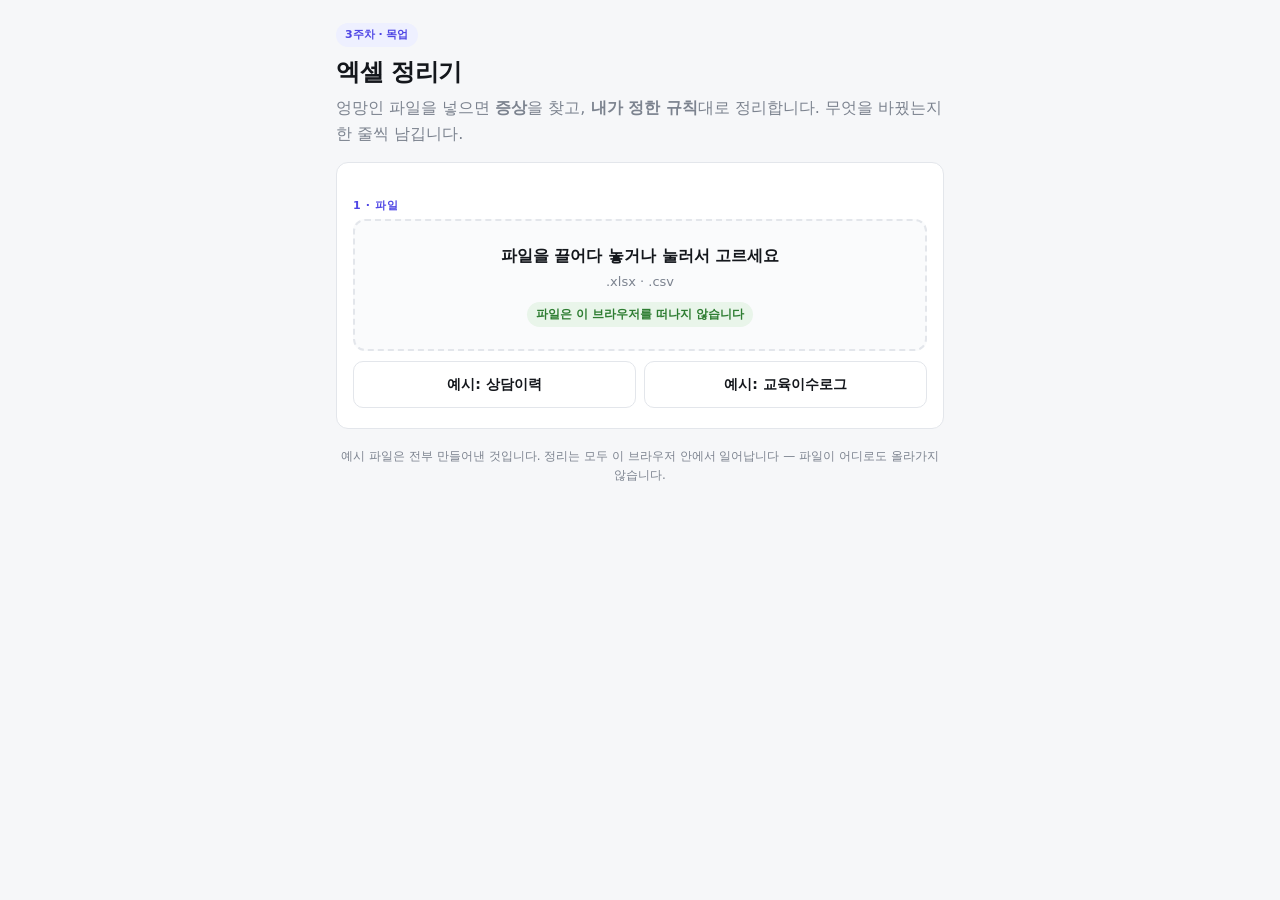
<file: index.html>
<!doctype html>
<html lang="ko">
<head>
<meta charset="utf-8">
<meta name="viewport" content="width=device-width, initial-scale=1, viewport-fit=cover">
<title>엑셀 정리기</title>
<meta name="description" content="엉망인 엑셀을 끌어다 놓으면 증상을 진단하고, 내가 정한 규칙대로 정리합니다. 파일은 이 브라우저를 떠나지 않습니다.">
<link rel="stylesheet" href="style.css">
</head>
<body>
<main id="app">

  <header class="top">
    <div class="badge">3주차 · 목업</div>
    <h1>엑셀 정리기</h1>
    <p class="muted">엉망인 파일을 넣으면 <b>증상</b>을 찾고, <b>내가 정한 규칙</b>대로 정리합니다.
      무엇을 바꿨는지 한 줄씩 남깁니다.</p>
  </header>

  <!-- 1 파일 ─────────────────────────────────── -->
  <section class="panel">
    <div class="step">1 · 파일</div>
    <label id="drop" class="drop">
      <input id="file" type="file" accept=".xlsx,.xls,.csv" hidden>
      <b>파일을 끌어다 놓거나 눌러서 고르세요</b><br>
      <span class="muted small">.xlsx · .csv</span><br>
      <span class="safe">파일은 이 브라우저를 떠나지 않습니다</span>
    </label>
    <div class="row">
      <button class="ghost" data-sample="상담이력.xlsx">예시: 상담이력</button>
      <button class="ghost" data-sample="교육이수로그.csv">예시: 교육이수로그</button>
    </div>
    <p id="file-info" class="small muted" hidden></p>
    <div id="preview" class="scroll" hidden></div>
  </section>

  <!-- 2 진단 ─────────────────────────────────── -->
  <section id="sec-diag" class="panel" hidden style="margin-top:12px">
    <div class="step">2 · 진단 — 규칙 없이 찾은 증상</div>
    <div id="symptoms"></div>
    <details id="values-box">
      <summary>값 목록 — 눈으로 확인할 것</summary>
      <p class="small muted">«완료»와 «수료»처럼 뜻이 같은 다른 말은 도구가 알아채지 못합니다. 사람이 봅니다.</p>
      <div id="values"></div>
    </details>
  </section>

  <!-- 3 규칙 ─────────────────────────────────── -->
  <section id="sec-rules" class="panel" hidden style="margin-top:12px">
    <div class="step">3 · 처리 규칙 — 사람이 정한 것</div>
    <p id="rules-owner" class="note" hidden></p>
    <div id="rules"></div>
    <p id="rules-order" class="small muted"></p>
    <div class="row">
      <label class="ghost" style="text-align:center;cursor:pointer;flex:1;padding:11px;border:1px solid var(--line);border-radius:10px;font-weight:700;font-size:14px">
        내 규칙 파일 불러오기<input id="rules-file" type="file" accept=".json" hidden></label>
      <button id="btn-apply" class="primary">규칙대로 정리</button>
    </div>
  </section>

  <!-- 4 결과 ─────────────────────────────────── -->
  <section id="sec-result" class="panel" hidden style="margin-top:12px">
    <div class="step">4 · 결과</div>
    <div class="stat" id="stats"></div>
    <p id="idem" class="small" style="margin-top:10px"></p>
    <details open>
      <summary>바꾼 것 — 한 줄씩</summary>
      <div id="log" class="scroll"></div>
    </details>
    <div class="row">
      <button id="dl-clean" class="primary">정리본 내려받기</button>
      <button id="dl-log" class="ghost">변경 기록 내려받기</button>
    </div>
    <details>
      <summary>정답과 대조 (정답 파일이 있을 때)</summary>
      <p class="small muted">정답은 완성 기준이 아닙니다. <b>내 규칙이 무엇을 놓쳤는지</b> 보는 거울입니다.</p>
      <label class="ghost" style="display:block;text-align:center;cursor:pointer;padding:10px;border:1px solid var(--line);border-radius:10px;font-weight:700">
        정답 파일 고르기<input id="answer-file" type="file" accept=".csv,.xlsx" hidden></label>
      <div id="compare"></div>
    </details>
  </section>

  <footer class="fineprint">
    예시 파일은 전부 만들어낸 것입니다. 정리는 모두 이 브라우저 안에서 일어납니다 — 파일이 어디로도 올라가지 않습니다.
  </footer>
</main>

<script src="lib/xlsx.full.min.js"></script>
<script src="clean.js"></script>
<script src="app.js"></script>
</body>
</html>
</file>
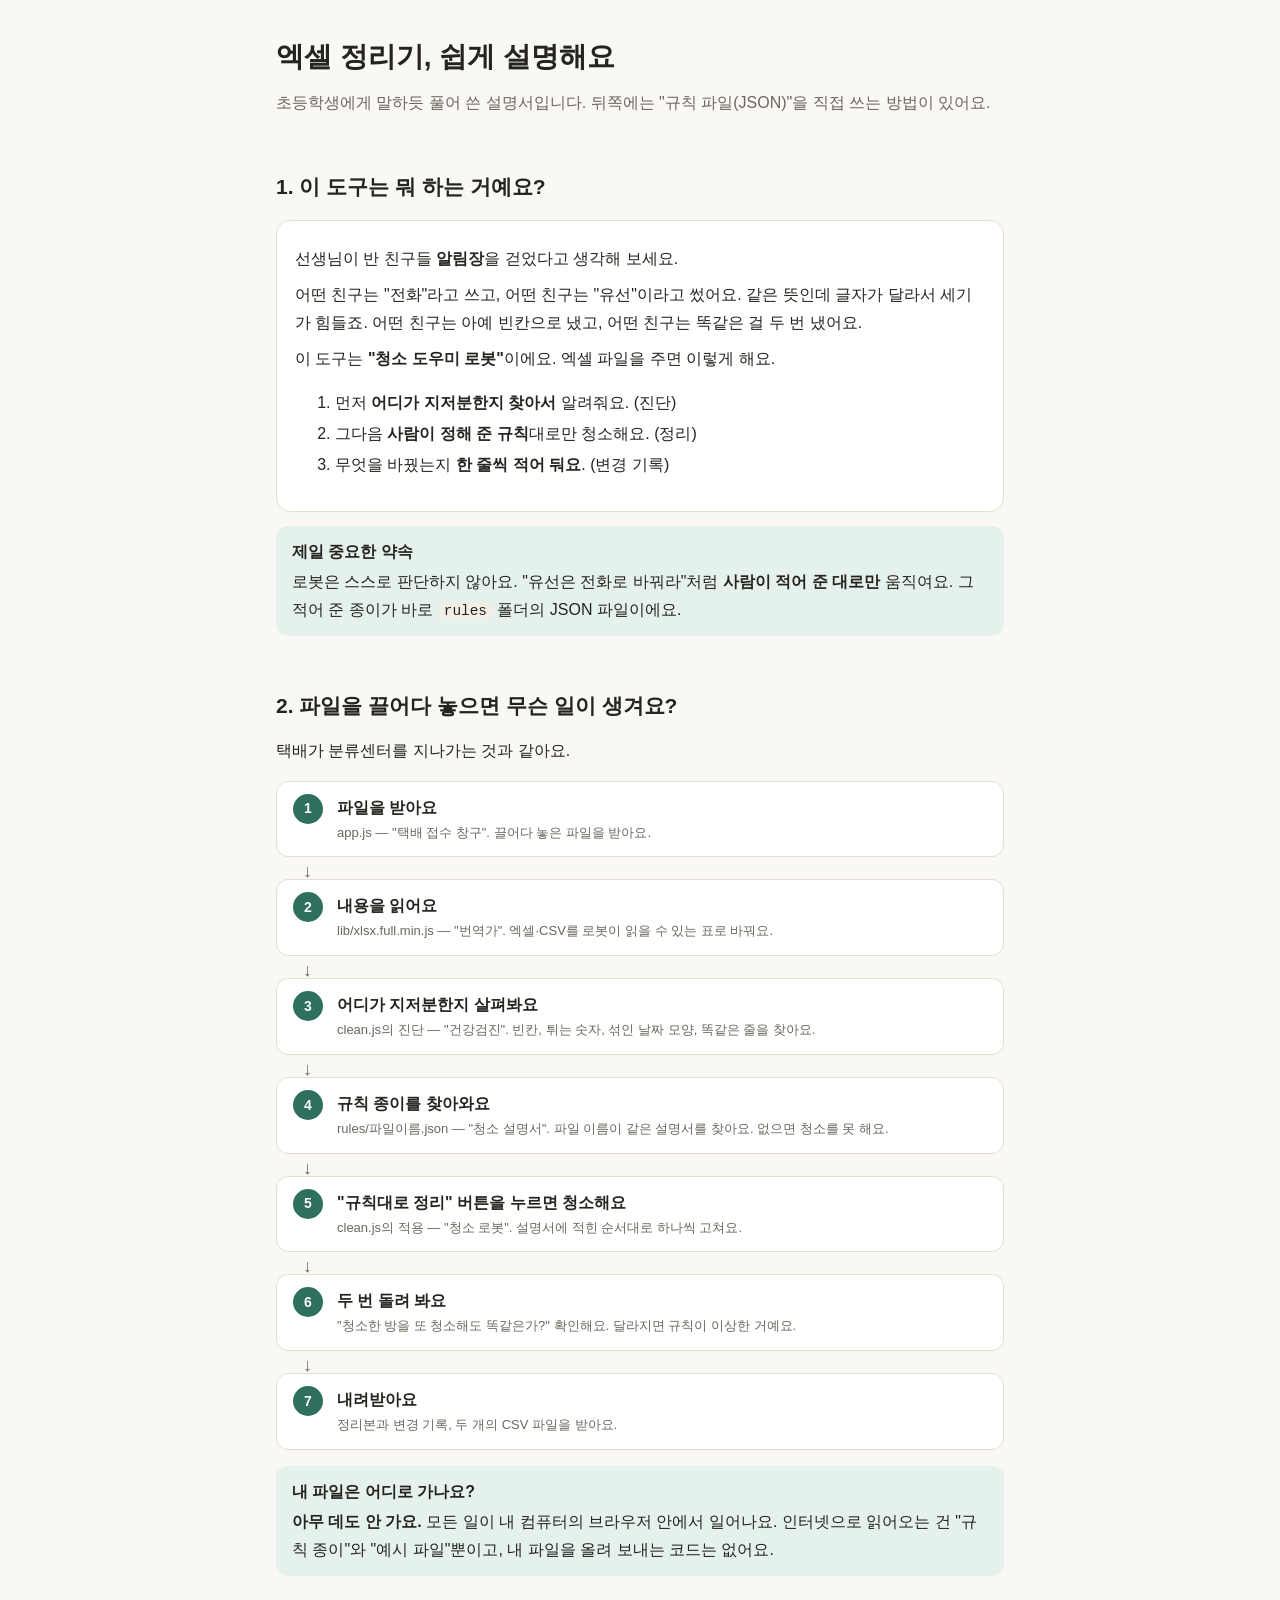
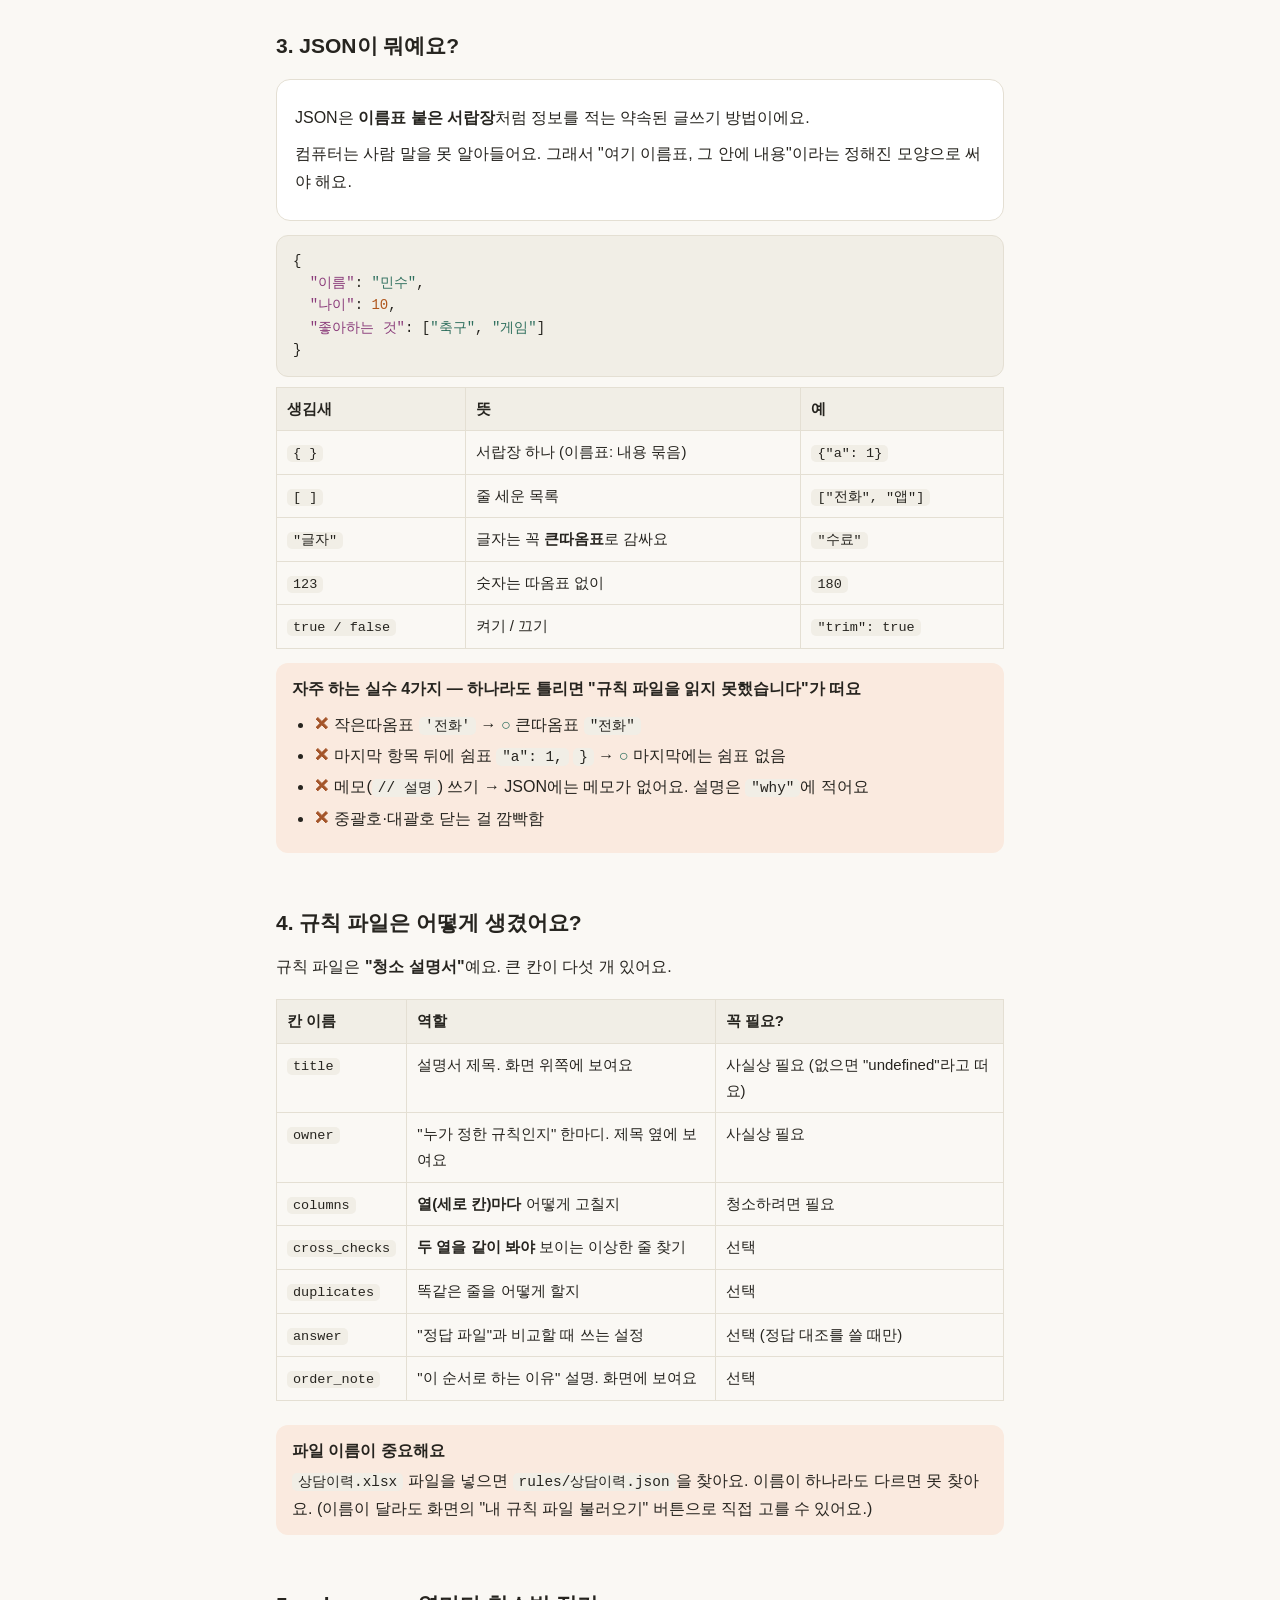
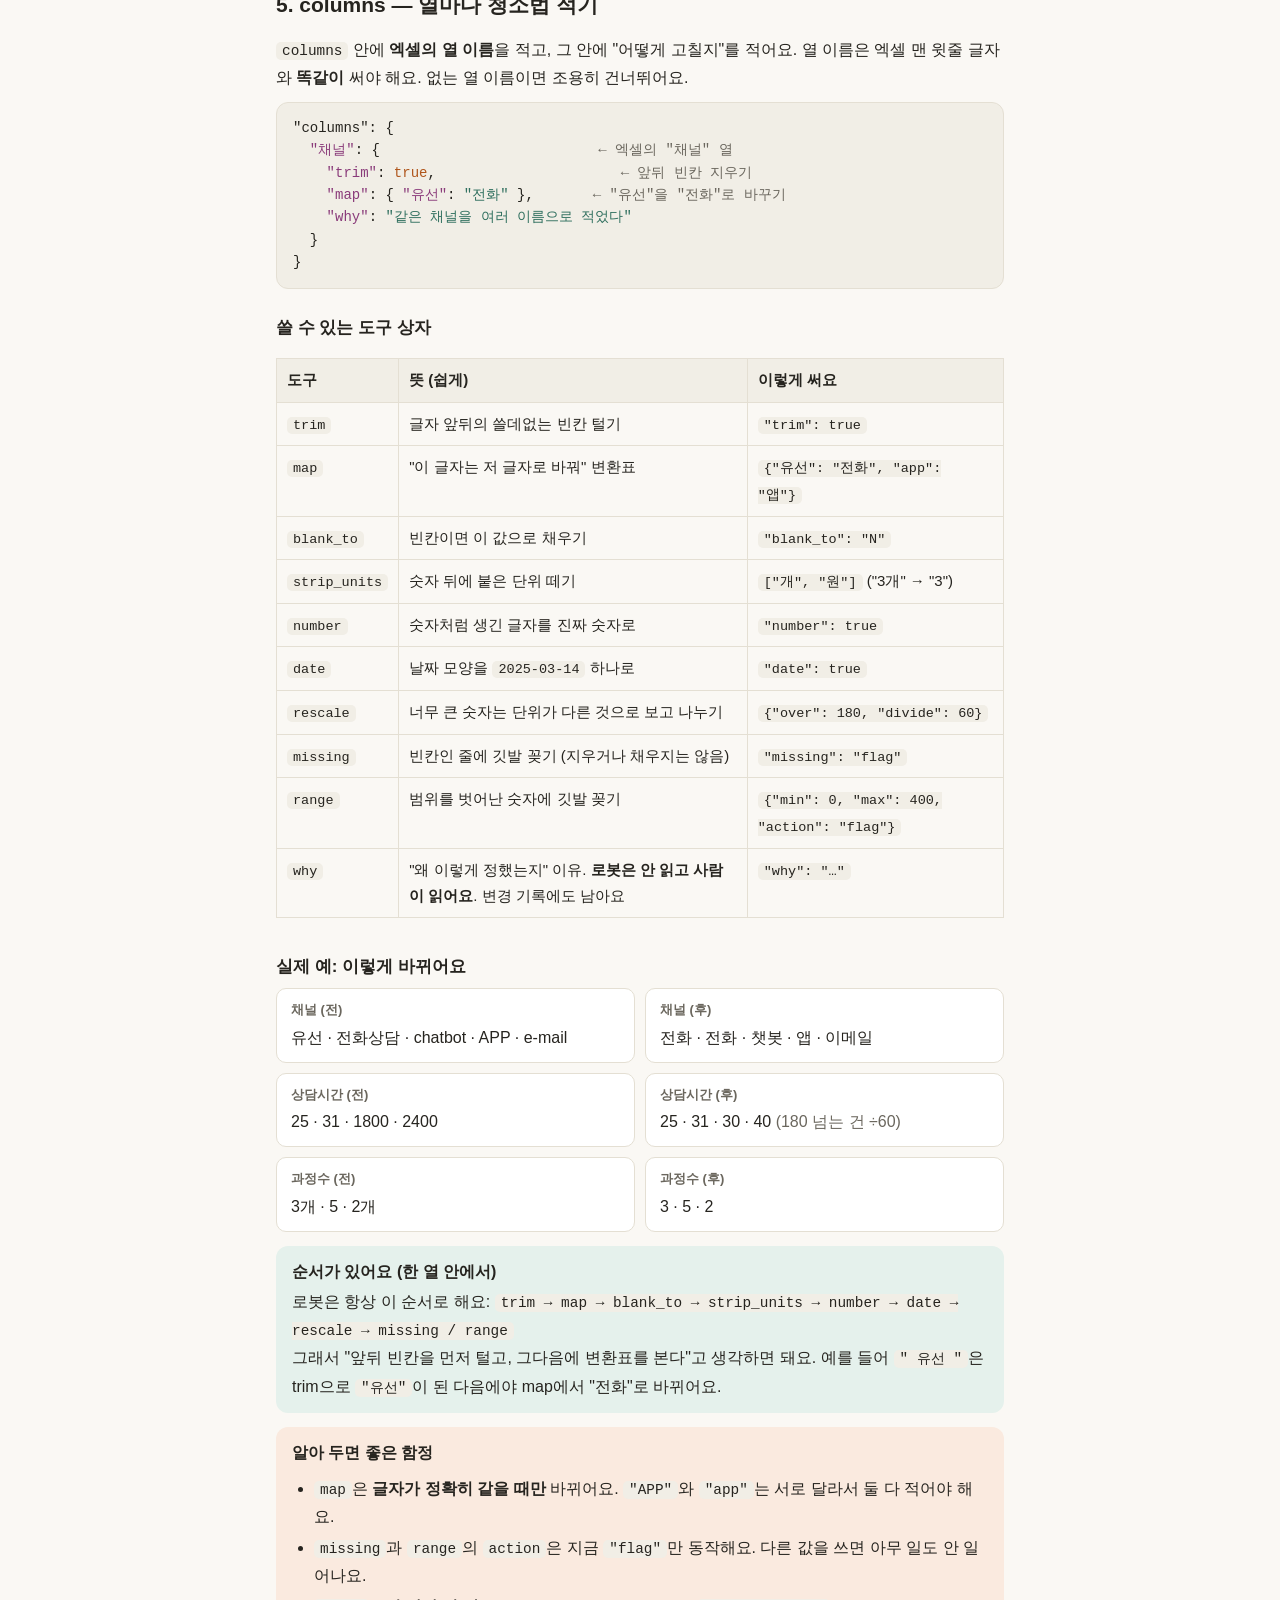
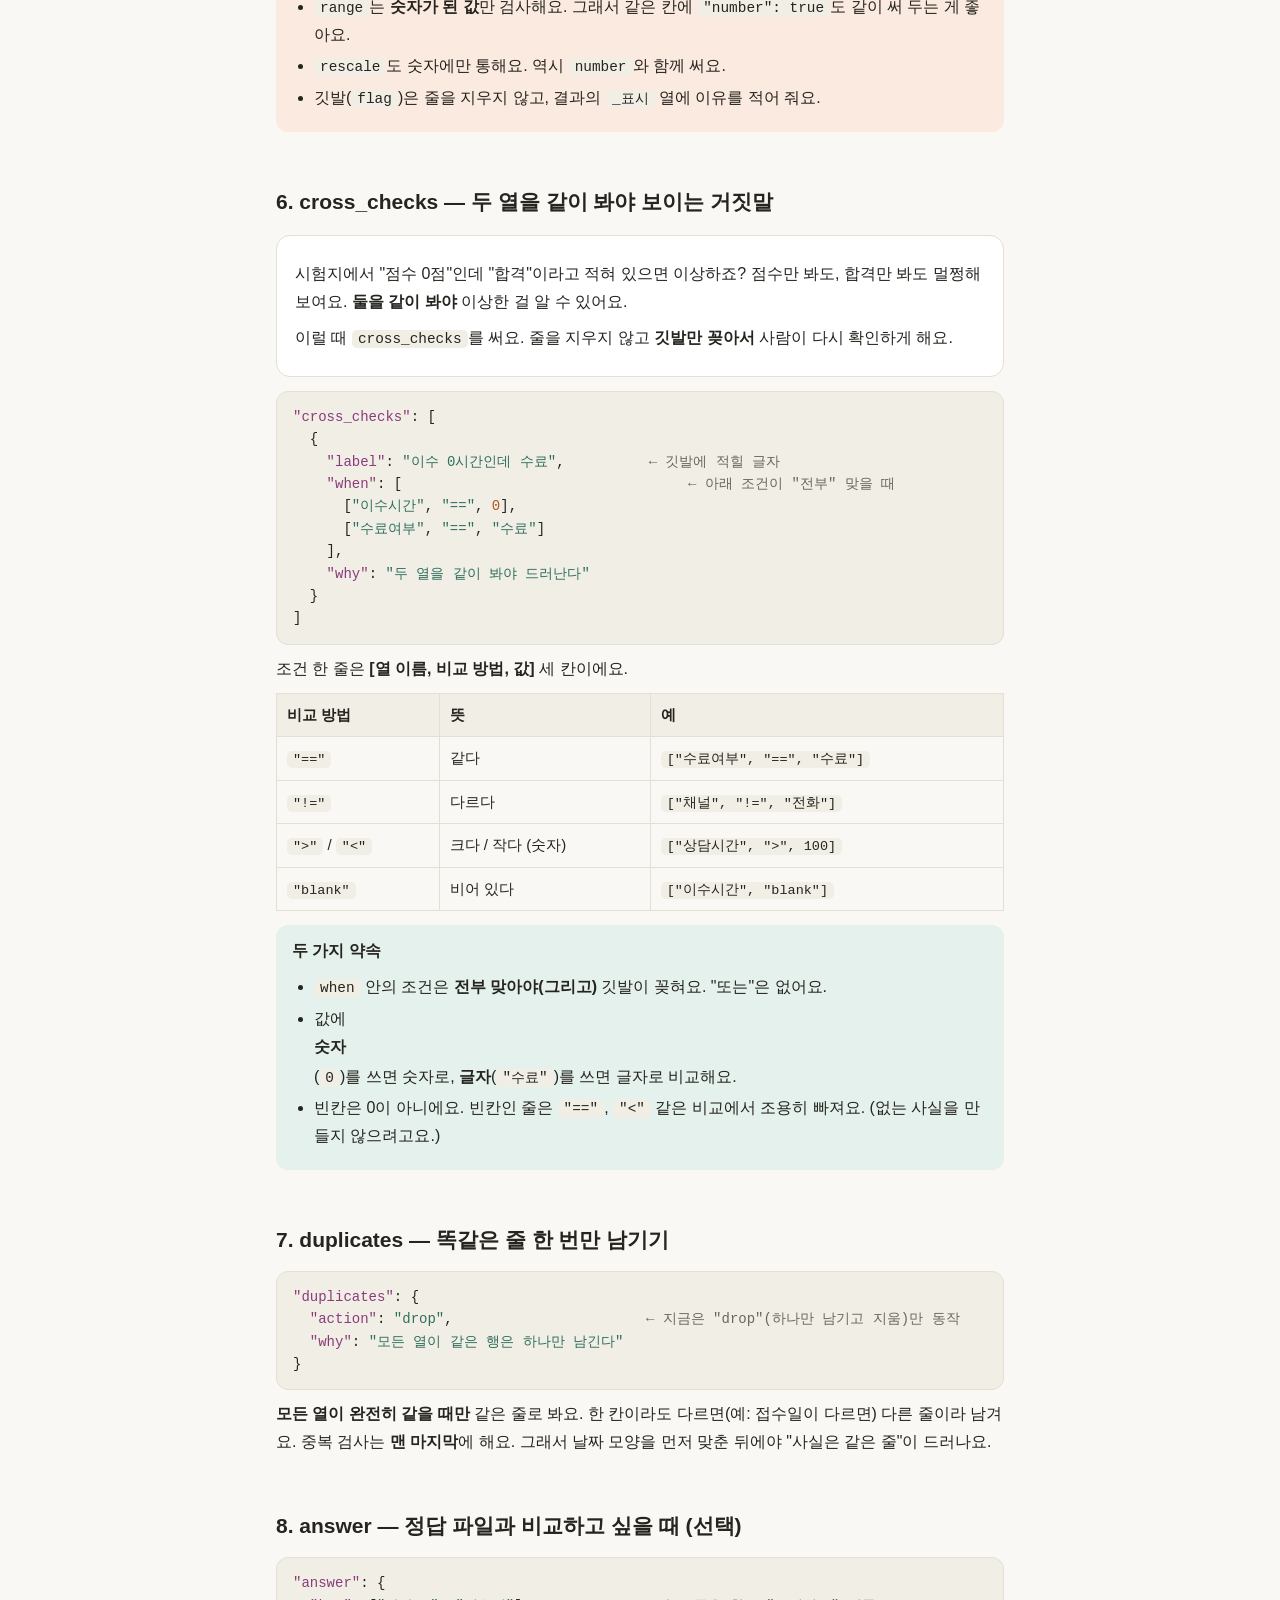
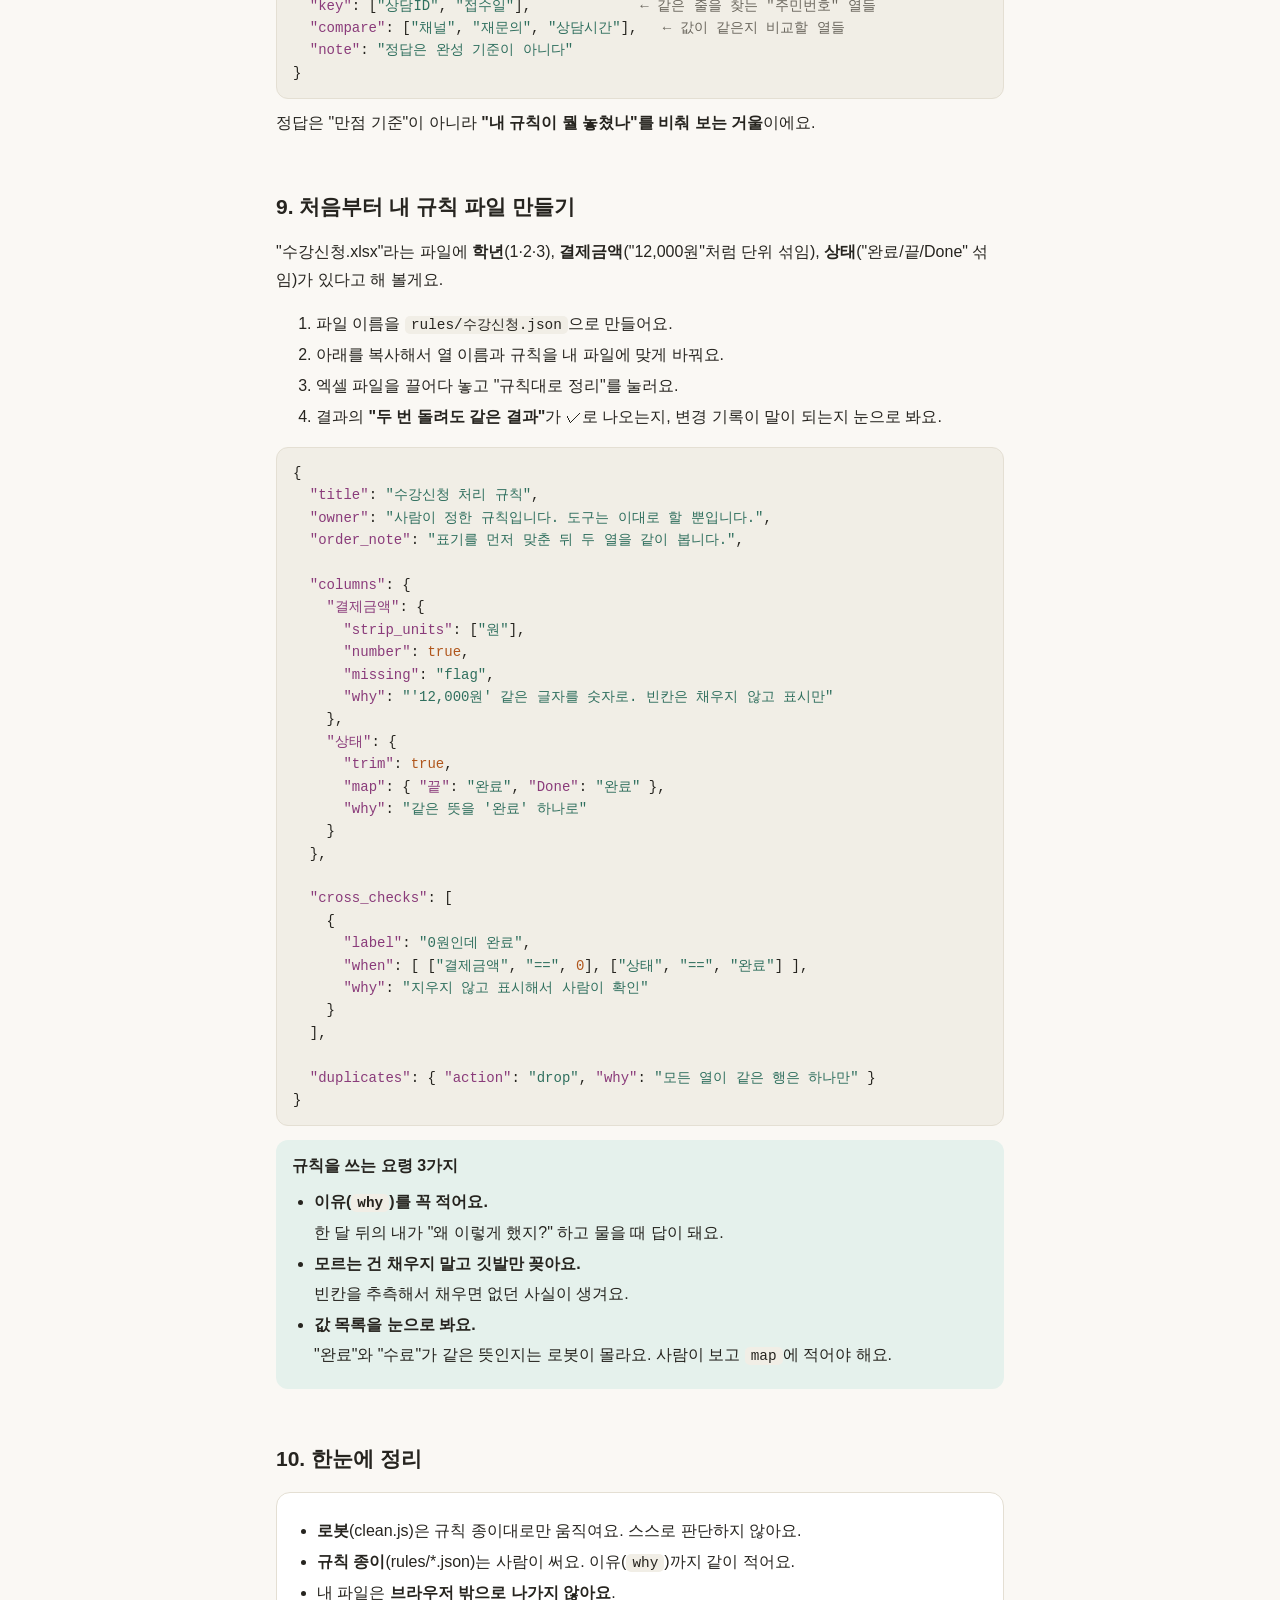
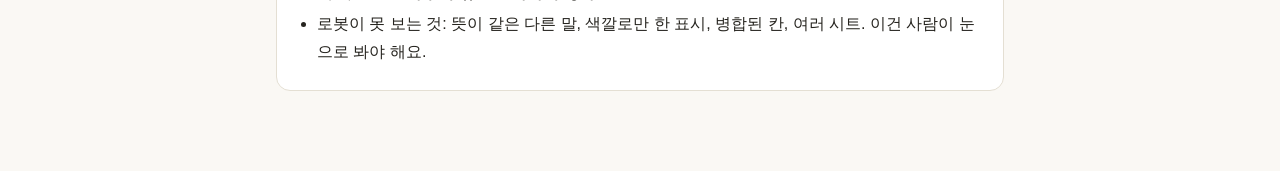
<file: explain.html>
<!doctype html>
<html lang="ko">
<head>
<meta charset="utf-8">
<meta name="viewport" content="width=device-width, initial-scale=1">
<title>엑셀 정리기 쉬운 설명</title>
<style>
  :root{
    --bg:#faf8f4; --card:#fff; --ink:#26241f; --muted:#6b675e; --line:#e4dfd3;
    --accent:#2f6f5e; --accent-bg:#e5f1ec; --warn:#a4552a; --warn-bg:#faeadf;
    --code-bg:#f1eee6; --key:#8a3b7a; --str:#2f6f5e; --num:#b0561c;
  }
  @media (prefers-color-scheme: dark){
    :root{
      --bg:#17171a; --card:#212126; --ink:#ecebe6; --muted:#9d9a90; --line:#35353c;
      --accent:#7fcfb5; --accent-bg:#1f3530; --warn:#f0a77a; --warn-bg:#3a2a20;
      --code-bg:#2a2a30; --key:#d79ac9; --str:#8fd6bd; --num:#f0b27a;
    }
  }
  *{box-sizing:border-box}
  body{margin:0;background:var(--bg);color:var(--ink);
    font:16px/1.75 -apple-system,"Segoe UI","Malgun Gothic","Apple SD Gothic Neo",sans-serif}
  main{max-width:760px;margin:0 auto;padding:32px 16px 80px}
  h1{font-size:28px;margin:0 0 6px}
  h2{font-size:21px;margin:44px 0 12px;padding-top:8px}
  h3{font-size:17px;margin:24px 0 6px}
  p{margin:8px 0}
  .muted{color:var(--muted)}
  .card{background:var(--card);border:1px solid var(--line);border-radius:14px;padding:16px 18px;margin:14px 0}
  .tip{background:var(--accent-bg);border-radius:12px;padding:12px 16px;margin:14px 0}
  .warn{background:var(--warn-bg);border-radius:12px;padding:12px 16px;margin:14px 0}
  .tip b:first-child,.warn b:first-child{display:block;margin-bottom:2px}
  .flow{display:flex;flex-direction:column;gap:0;margin:16px 0}
  .step{display:flex;gap:14px;align-items:flex-start;background:var(--card);
    border:1px solid var(--line);border-radius:12px;padding:12px 16px}
  .step+.step{margin-top:22px;position:relative}
  .step+.step::before{content:"↓";position:absolute;top:-24px;left:26px;color:var(--muted);font-size:18px}
  .num{flex:none;width:30px;height:30px;border-radius:50%;background:var(--accent);color:var(--bg);
    display:grid;place-items:center;font-weight:700;font-size:14px}
  .step small{display:block;color:var(--muted);font-size:13px}
  code{font-family:Consolas,"SF Mono",monospace;font-size:.9em;background:var(--code-bg);
    padding:1px 6px;border-radius:5px}
  pre{background:var(--code-bg);border-radius:12px;padding:14px 16px;overflow-x:auto;
    font:14px/1.6 Consolas,"SF Mono",monospace;margin:10px 0;border:1px solid var(--line)}
  pre code{background:none;padding:0;font-size:inherit}
  .k{color:var(--key)} .s{color:var(--str)} .n{color:var(--num)} .c{color:var(--muted)}
  table{border-collapse:collapse;width:100%;font-size:15px;margin:10px 0}
  th,td{border:1px solid var(--line);padding:8px 10px;text-align:left;vertical-align:top}
  th{background:var(--code-bg)}
  .table-wrap{overflow-x:auto}
  .ba{display:grid;grid-template-columns:1fr 1fr;gap:10px}
  @media (max-width:560px){.ba{grid-template-columns:1fr}}
  .ba div{background:var(--card);border:1px solid var(--line);border-radius:10px;padding:10px 14px}
  .ba b{display:block;font-size:13px;color:var(--muted);margin-bottom:2px}
  ul{padding-left:22px;margin:8px 0} li{margin:3px 0}
  .ok{color:var(--accent);font-weight:700} .no{color:var(--warn);font-weight:700}
</style>
</head>
<body>
<main>

<h1>엑셀 정리기, 쉽게 설명해요</h1>
<p class="muted">초등학생에게 말하듯 풀어 쓴 설명서입니다. 뒤쪽에는 "규칙 파일(JSON)"을 직접 쓰는 방법이 있어요.</p>

<!-- ───────── 1 ───────── -->
<h2>1. 이 도구는 뭐 하는 거예요?</h2>
<div class="card">
  <p>선생님이 반 친구들 <b>알림장</b>을 걷었다고 생각해 보세요.</p>
  <p>어떤 친구는 "전화"라고 쓰고, 어떤 친구는 "유선"이라고 썼어요. 같은 뜻인데 글자가 달라서 세기가 힘들죠.
     어떤 친구는 아예 빈칸으로 냈고, 어떤 친구는 똑같은 걸 두 번 냈어요.</p>
  <p>이 도구는 <b>"청소 도우미 로봇"</b>이에요. 엑셀 파일을 주면 이렇게 해요.</p>
  <ol>
    <li>먼저 <b>어디가 지저분한지 찾아서</b> 알려줘요. (진단)</li>
    <li>그다음 <b>사람이 정해 준 규칙</b>대로만 청소해요. (정리)</li>
    <li>무엇을 바꿨는지 <b>한 줄씩 적어 둬요</b>. (변경 기록)</li>
  </ol>
</div>

<div class="tip">
  <b>제일 중요한 약속</b>
  로봇은 스스로 판단하지 않아요. "유선은 전화로 바꿔라"처럼 <b>사람이 적어 준 대로만</b> 움직여요.
  그 적어 준 종이가 바로 <code>rules</code> 폴더의 JSON 파일이에요.
</div>

<!-- ───────── 2 ───────── -->
<h2>2. 파일을 끌어다 놓으면 무슨 일이 생겨요?</h2>
<p>택배가 분류센터를 지나가는 것과 같아요.</p>

<div class="flow">
  <div class="step"><span class="num">1</span><div><b>파일을 받아요</b>
    <small>app.js — "택배 접수 창구". 끌어다 놓은 파일을 받아요.</small></div></div>
  <div class="step"><span class="num">2</span><div><b>내용을 읽어요</b>
    <small>lib/xlsx.full.min.js — "번역가". 엑셀·CSV를 로봇이 읽을 수 있는 표로 바꿔요.</small></div></div>
  <div class="step"><span class="num">3</span><div><b>어디가 지저분한지 살펴봐요</b>
    <small>clean.js의 진단 — "건강검진". 빈칸, 튀는 숫자, 섞인 날짜 모양, 똑같은 줄을 찾아요.</small></div></div>
  <div class="step"><span class="num">4</span><div><b>규칙 종이를 찾아와요</b>
    <small>rules/파일이름.json — "청소 설명서". 파일 이름이 같은 설명서를 찾아요. 없으면 청소를 못 해요.</small></div></div>
  <div class="step"><span class="num">5</span><div><b>"규칙대로 정리" 버튼을 누르면 청소해요</b>
    <small>clean.js의 적용 — "청소 로봇". 설명서에 적힌 순서대로 하나씩 고쳐요.</small></div></div>
  <div class="step"><span class="num">6</span><div><b>두 번 돌려 봐요</b>
    <small>"청소한 방을 또 청소해도 똑같은가?" 확인해요. 달라지면 규칙이 이상한 거예요.</small></div></div>
  <div class="step"><span class="num">7</span><div><b>내려받아요</b>
    <small>정리본과 변경 기록, 두 개의 CSV 파일을 받아요.</small></div></div>
</div>

<div class="tip">
  <b>내 파일은 어디로 가나요?</b>
  <b>아무 데도 안 가요.</b> 모든 일이 내 컴퓨터의 브라우저 안에서 일어나요.
  인터넷으로 읽어오는 건 "규칙 종이"와 "예시 파일"뿐이고, 내 파일을 올려 보내는 코드는 없어요.
</div>

<!-- ───────── 3 ───────── -->
<h2>3. JSON이 뭐예요?</h2>
<div class="card">
  <p>JSON은 <b>이름표 붙은 서랍장</b>처럼 정보를 적는 약속된 글쓰기 방법이에요.</p>
  <p>컴퓨터는 사람 말을 못 알아들어요. 그래서 "여기 이름표, 그 안에 내용"이라는 정해진 모양으로 써야 해요.</p>
</div>

<pre><code>{
  <span class="k">"이름"</span>: <span class="s">"민수"</span>,
  <span class="k">"나이"</span>: <span class="n">10</span>,
  <span class="k">"좋아하는 것"</span>: [<span class="s">"축구"</span>, <span class="s">"게임"</span>]
}</code></pre>

<table>
  <tr><th>생김새</th><th>뜻</th><th>예</th></tr>
  <tr><td><code>{ }</code></td><td>서랍장 하나 (이름표: 내용 묶음)</td><td><code>{"a": 1}</code></td></tr>
  <tr><td><code>[ ]</code></td><td>줄 세운 목록</td><td><code>["전화", "앱"]</code></td></tr>
  <tr><td><code>"글자"</code></td><td>글자는 꼭 <b>큰따옴표</b>로 감싸요</td><td><code>"수료"</code></td></tr>
  <tr><td><code>123</code></td><td>숫자는 따옴표 없이</td><td><code>180</code></td></tr>
  <tr><td><code>true / false</code></td><td>켜기 / 끄기</td><td><code>"trim": true</code></td></tr>
</table>

<div class="warn">
  <b>자주 하는 실수 4가지 — 하나라도 틀리면 "규칙 파일을 읽지 못했습니다"가 떠요</b>
  <ul>
    <li><span class="no">✕</span> 작은따옴표 <code>'전화'</code> → <span class="ok">○</span> 큰따옴표 <code>"전화"</code></li>
    <li><span class="no">✕</span> 마지막 항목 뒤에 쉼표 <code>"a": 1,</code> <code>}</code> → <span class="ok">○</span> 마지막에는 쉼표 없음</li>
    <li><span class="no">✕</span> 메모(<code>// 설명</code>) 쓰기 → JSON에는 메모가 없어요. 설명은 <code>"why"</code>에 적어요</li>
    <li><span class="no">✕</span> 중괄호·대괄호 닫는 걸 깜빡함</li>
  </ul>
</div>

<!-- ───────── 4 ───────── -->
<h2>4. 규칙 파일은 어떻게 생겼어요?</h2>
<p>규칙 파일은 <b>"청소 설명서"</b>예요. 큰 칸이 다섯 개 있어요.</p>

<div class="table-wrap">
<table>
  <tr><th>칸 이름</th><th>역할</th><th>꼭 필요?</th></tr>
  <tr><td><code>title</code></td><td>설명서 제목. 화면 위쪽에 보여요</td><td>사실상 필요 (없으면 "undefined"라고 떠요)</td></tr>
  <tr><td><code>owner</code></td><td>"누가 정한 규칙인지" 한마디. 제목 옆에 보여요</td><td>사실상 필요</td></tr>
  <tr><td><code>columns</code></td><td><b>열(세로 칸)마다</b> 어떻게 고칠지</td><td>청소하려면 필요</td></tr>
  <tr><td><code>cross_checks</code></td><td><b>두 열을 같이 봐야</b> 보이는 이상한 줄 찾기</td><td>선택</td></tr>
  <tr><td><code>duplicates</code></td><td>똑같은 줄을 어떻게 할지</td><td>선택</td></tr>
  <tr><td><code>answer</code></td><td>"정답 파일"과 비교할 때 쓰는 설정</td><td>선택 (정답 대조를 쓸 때만)</td></tr>
  <tr><td><code>order_note</code></td><td>"이 순서로 하는 이유" 설명. 화면에 보여요</td><td>선택</td></tr>
</table>
</div>

<div class="warn">
  <b>파일 이름이 중요해요</b>
  <code>상담이력.xlsx</code> 파일을 넣으면 <code>rules/상담이력.json</code>을 찾아요.
  이름이 하나라도 다르면 못 찾아요. (이름이 달라도 화면의 "내 규칙 파일 불러오기" 버튼으로 직접 고를 수 있어요.)
</div>

<!-- ───────── 5 ───────── -->
<h2>5. columns — 열마다 청소법 적기</h2>
<p><code>columns</code> 안에 <b>엑셀의 열 이름</b>을 적고, 그 안에 "어떻게 고칠지"를 적어요.
  열 이름은 엑셀 맨 윗줄 글자와 <b>똑같이</b> 써야 해요. 없는 열 이름이면 조용히 건너뛰어요.</p>

<pre><code>"columns": {
  <span class="k">"채널"</span>: {                          <span class="c">← 엑셀의 "채널" 열</span>
    <span class="k">"trim"</span>: <span class="n">true</span>,                      <span class="c">← 앞뒤 빈칸 지우기</span>
    <span class="k">"map"</span>: { <span class="k">"유선"</span>: <span class="s">"전화"</span> },       <span class="c">← "유선"을 "전화"로 바꾸기</span>
    <span class="k">"why"</span>: <span class="s">"같은 채널을 여러 이름으로 적었다"</span>
  }
}</code></pre>

<h3>쓸 수 있는 도구 상자</h3>
<div class="table-wrap">
<table>
  <tr><th>도구</th><th>뜻 (쉽게)</th><th>이렇게 써요</th></tr>
  <tr><td><code>trim</code></td><td>글자 앞뒤의 쓸데없는 빈칸 털기</td><td><code>"trim": true</code></td></tr>
  <tr><td><code>map</code></td><td>"이 글자는 저 글자로 바꿔" 변환표</td><td><code>{"유선": "전화", "app": "앱"}</code></td></tr>
  <tr><td><code>blank_to</code></td><td>빈칸이면 이 값으로 채우기</td><td><code>"blank_to": "N"</code></td></tr>
  <tr><td><code>strip_units</code></td><td>숫자 뒤에 붙은 단위 떼기</td><td><code>["개", "원"]</code> ("3개" → "3")</td></tr>
  <tr><td><code>number</code></td><td>숫자처럼 생긴 글자를 진짜 숫자로</td><td><code>"number": true</code></td></tr>
  <tr><td><code>date</code></td><td>날짜 모양을 <code>2025-03-14</code> 하나로</td><td><code>"date": true</code></td></tr>
  <tr><td><code>rescale</code></td><td>너무 큰 숫자는 단위가 다른 것으로 보고 나누기</td><td><code>{"over": 180, "divide": 60}</code></td></tr>
  <tr><td><code>missing</code></td><td>빈칸인 줄에 깃발 꽂기 (지우거나 채우지는 않음)</td><td><code>"missing": "flag"</code></td></tr>
  <tr><td><code>range</code></td><td>범위를 벗어난 숫자에 깃발 꽂기</td><td><code>{"min": 0, "max": 400, "action": "flag"}</code></td></tr>
  <tr><td><code>why</code></td><td>"왜 이렇게 정했는지" 이유. <b>로봇은 안 읽고 사람이 읽어요</b>. 변경 기록에도 남아요</td><td><code>"why": "…"</code></td></tr>
</table>
</div>

<h3>실제 예: 이렇게 바뀌어요</h3>
<div class="ba">
  <div><b>채널 (전)</b>유선 · 전화상담 · chatbot · APP · e-mail</div>
  <div><b>채널 (후)</b>전화 · 전화 · 챗봇 · 앱 · 이메일</div>
  <div><b>상담시간 (전)</b>25 · 31 · 1800 · 2400</div>
  <div><b>상담시간 (후)</b>25 · 31 · 30 · 40 <span class="muted">(180 넘는 건 ÷60)</span></div>
  <div><b>과정수 (전)</b>3개 · 5 · 2개</div>
  <div><b>과정수 (후)</b>3 · 5 · 2</div>
</div>

<div class="tip">
  <b>순서가 있어요 (한 열 안에서)</b>
  로봇은 항상 이 순서로 해요: <code>trim → map → blank_to → strip_units → number → date → rescale → missing / range</code><br>
  그래서 "앞뒤 빈칸을 먼저 털고, 그다음에 변환표를 본다"고 생각하면 돼요.
  예를 들어 <code>" 유선 "</code>은 trim으로 <code>"유선"</code>이 된 다음에야 map에서 "전화"로 바뀌어요.
</div>

<div class="warn">
  <b>알아 두면 좋은 함정</b>
  <ul>
    <li><code>map</code>은 <b>글자가 정확히 같을 때만</b> 바뀌어요. <code>"APP"</code>와 <code>"app"</code>는 서로 달라서 둘 다 적어야 해요.</li>
    <li><code>missing</code>과 <code>range</code>의 <code>action</code>은 지금 <code>"flag"</code>만 동작해요. 다른 값을 쓰면 아무 일도 안 일어나요.</li>
    <li><code>range</code>는 <b>숫자가 된 값</b>만 검사해요. 그래서 같은 칸에 <code>"number": true</code>도 같이 써 두는 게 좋아요.</li>
    <li><code>rescale</code>도 숫자에만 통해요. 역시 <code>number</code>와 함께 써요.</li>
    <li>깃발(<code>flag</code>)은 줄을 지우지 않고, 결과의 <code>_표시</code> 열에 이유를 적어 줘요.</li>
  </ul>
</div>

<!-- ───────── 6 ───────── -->
<h2>6. cross_checks — 두 열을 같이 봐야 보이는 거짓말</h2>
<div class="card">
  <p>시험지에서 "점수 0점"인데 "합격"이라고 적혀 있으면 이상하죠?
     점수만 봐도, 합격만 봐도 멀쩡해 보여요. <b>둘을 같이 봐야</b> 이상한 걸 알 수 있어요.</p>
  <p>이럴 때 <code>cross_checks</code>를 써요. 줄을 지우지 않고 <b>깃발만 꽂아서</b> 사람이 다시 확인하게 해요.</p>
</div>

<pre><code><span class="k">"cross_checks"</span>: [
  {
    <span class="k">"label"</span>: <span class="s">"이수 0시간인데 수료"</span>,          <span class="c">← 깃발에 적힐 글자</span>
    <span class="k">"when"</span>: [                                  <span class="c">← 아래 조건이 "전부" 맞을 때</span>
      [<span class="s">"이수시간"</span>, <span class="s">"=="</span>, <span class="n">0</span>],
      [<span class="s">"수료여부"</span>, <span class="s">"=="</span>, <span class="s">"수료"</span>]
    ],
    <span class="k">"why"</span>: <span class="s">"두 열을 같이 봐야 드러난다"</span>
  }
]</code></pre>

<p>조건 한 줄은 <b>[열 이름, 비교 방법, 값]</b> 세 칸이에요.</p>
<table>
  <tr><th>비교 방법</th><th>뜻</th><th>예</th></tr>
  <tr><td><code>"=="</code></td><td>같다</td><td><code>["수료여부", "==", "수료"]</code></td></tr>
  <tr><td><code>"!="</code></td><td>다르다</td><td><code>["채널", "!=", "전화"]</code></td></tr>
  <tr><td><code>"&gt;"</code> / <code>"&lt;"</code></td><td>크다 / 작다 (숫자)</td><td><code>["상담시간", "&gt;", 100]</code></td></tr>
  <tr><td><code>"blank"</code></td><td>비어 있다</td><td><code>["이수시간", "blank"]</code></td></tr>
</table>
<div class="tip">
  <b>두 가지 약속</b>
  <ul>
    <li><code>when</code> 안의 조건은 <b>전부 맞아야(그리고)</b> 깃발이 꽂혀요. "또는"은 없어요.</li>
    <li>값에 <b>숫자</b>(<code>0</code>)를 쓰면 숫자로, <b>글자</b>(<code>"수료"</code>)를 쓰면 글자로 비교해요.</li>
    <li>빈칸은 0이 아니에요. 빈칸인 줄은 <code>"=="</code>, <code>"&lt;"</code> 같은 비교에서 조용히 빠져요. (없는 사실을 만들지 않으려고요.)</li>
  </ul>
</div>

<!-- ───────── 7 ───────── -->
<h2>7. duplicates — 똑같은 줄 한 번만 남기기</h2>
<pre><code><span class="k">"duplicates"</span>: {
  <span class="k">"action"</span>: <span class="s">"drop"</span>,                       <span class="c">← 지금은 "drop"(하나만 남기고 지움)만 동작</span>
  <span class="k">"why"</span>: <span class="s">"모든 열이 같은 행은 하나만 남긴다"</span>
}</code></pre>
<p><b>모든 열이 완전히 같을 때만</b> 같은 줄로 봐요. 한 칸이라도 다르면(예: 접수일이 다르면) 다른 줄이라 남겨요.
  중복 검사는 <b>맨 마지막</b>에 해요. 그래서 날짜 모양을 먼저 맞춘 뒤에야 "사실은 같은 줄"이 드러나요.</p>

<!-- ───────── 8 ───────── -->
<h2>8. answer — 정답 파일과 비교하고 싶을 때 (선택)</h2>
<pre><code><span class="k">"answer"</span>: {
  <span class="k">"key"</span>: [<span class="s">"상담ID"</span>, <span class="s">"접수일"</span>],             <span class="c">← 같은 줄을 찾는 "주민번호" 열들</span>
  <span class="k">"compare"</span>: [<span class="s">"채널"</span>, <span class="s">"재문의"</span>, <span class="s">"상담시간"</span>],   <span class="c">← 값이 같은지 비교할 열들</span>
  <span class="k">"note"</span>: <span class="s">"정답은 완성 기준이 아니다"</span>
}</code></pre>
<p>정답은 "만점 기준"이 아니라 <b>"내 규칙이 뭘 놓쳤나"를 비춰 보는 거울</b>이에요.</p>

<!-- ───────── 9 ───────── -->
<h2>9. 처음부터 내 규칙 파일 만들기</h2>
<p>"수강신청.xlsx"라는 파일에 <b>학년</b>(1·2·3), <b>결제금액</b>("12,000원"처럼 단위 섞임), <b>상태</b>("완료/끝/Done" 섞임)가 있다고 해 볼게요.</p>

<ol>
  <li>파일 이름을 <code>rules/수강신청.json</code>으로 만들어요.</li>
  <li>아래를 복사해서 열 이름과 규칙을 내 파일에 맞게 바꿔요.</li>
  <li>엑셀 파일을 끌어다 놓고 "규칙대로 정리"를 눌러요.</li>
  <li>결과의 <b>"두 번 돌려도 같은 결과"</b>가 ✓로 나오는지, 변경 기록이 말이 되는지 눈으로 봐요.</li>
</ol>

<pre><code>{
  <span class="k">"title"</span>: <span class="s">"수강신청 처리 규칙"</span>,
  <span class="k">"owner"</span>: <span class="s">"사람이 정한 규칙입니다. 도구는 이대로 할 뿐입니다."</span>,
  <span class="k">"order_note"</span>: <span class="s">"표기를 먼저 맞춘 뒤 두 열을 같이 봅니다."</span>,

  <span class="k">"columns"</span>: {
    <span class="k">"결제금액"</span>: {
      <span class="k">"strip_units"</span>: [<span class="s">"원"</span>],
      <span class="k">"number"</span>: <span class="n">true</span>,
      <span class="k">"missing"</span>: <span class="s">"flag"</span>,
      <span class="k">"why"</span>: <span class="s">"'12,000원' 같은 글자를 숫자로. 빈칸은 채우지 않고 표시만"</span>
    },
    <span class="k">"상태"</span>: {
      <span class="k">"trim"</span>: <span class="n">true</span>,
      <span class="k">"map"</span>: { <span class="k">"끝"</span>: <span class="s">"완료"</span>, <span class="k">"Done"</span>: <span class="s">"완료"</span> },
      <span class="k">"why"</span>: <span class="s">"같은 뜻을 '완료' 하나로"</span>
    }
  },

  <span class="k">"cross_checks"</span>: [
    {
      <span class="k">"label"</span>: <span class="s">"0원인데 완료"</span>,
      <span class="k">"when"</span>: [ [<span class="s">"결제금액"</span>, <span class="s">"=="</span>, <span class="n">0</span>], [<span class="s">"상태"</span>, <span class="s">"=="</span>, <span class="s">"완료"</span>] ],
      <span class="k">"why"</span>: <span class="s">"지우지 않고 표시해서 사람이 확인"</span>
    }
  ],

  <span class="k">"duplicates"</span>: { <span class="k">"action"</span>: <span class="s">"drop"</span>, <span class="k">"why"</span>: <span class="s">"모든 열이 같은 행은 하나만"</span> }
}</code></pre>

<div class="tip">
  <b>규칙을 쓰는 요령 3가지</b>
  <ul>
    <li><b>이유(<code>why</code>)를 꼭 적어요.</b> 한 달 뒤의 내가 "왜 이렇게 했지?" 하고 물을 때 답이 돼요.</li>
    <li><b>모르는 건 채우지 말고 깃발만 꽂아요.</b> 빈칸을 추측해서 채우면 없던 사실이 생겨요.</li>
    <li><b>값 목록을 눈으로 봐요.</b> "완료"와 "수료"가 같은 뜻인지는 로봇이 몰라요. 사람이 보고 <code>map</code>에 적어야 해요.</li>
  </ul>
</div>

<!-- ───────── 10 ───────── -->
<h2>10. 한눈에 정리</h2>
<div class="card">
  <ul>
    <li><b>로봇</b>(clean.js)은 규칙 종이대로만 움직여요. 스스로 판단하지 않아요.</li>
    <li><b>규칙 종이</b>(rules/*.json)는 사람이 써요. 이유(<code>why</code>)까지 같이 적어요.</li>
    <li>내 파일은 <b>브라우저 밖으로 나가지 않아요</b>.</li>
    <li>로봇이 못 보는 것: 뜻이 같은 다른 말, 색깔로만 한 표시, 병합된 칸, 여러 시트. 이건 사람이 눈으로 봐야 해요.</li>
  </ul>
</div>

</main>
</body>
</html>
</file>
<file: style.css>
:root {
  --bg: #f6f7f9; --panel: #ffffff; --ink: #14171c; --body: #3a404b; --dim: #7c838f;
  --line: #e3e6eb; --accent: #4f46e5; --accent-soft: #eef0ff;
  --ok: #2e7d32; --ok-soft: #e9f5ea; --warn: #b26a00; --warn-soft: #fdf3e3;
  --bad: #c62828; --bad-soft: #fdecec;
  --radius: 12px;
}
* { box-sizing: border-box; }
body {
  margin: 0; background: var(--bg); color: var(--body);
  font-family: Pretendard, "Apple SD Gothic Neo", "Malgun Gothic", system-ui, sans-serif;
  -webkit-font-smoothing: antialiased; line-height: 1.6;
}
#app { max-width: 640px; margin: 0 auto; padding: 20px 16px 48px; }
h1 { font-size: 24px; color: var(--ink); margin: 6px 0 4px; letter-spacing: -0.4px; }
h3 { font-size: 15px; color: var(--ink); margin: 22px 0 8px; }
.badge { display: inline-block; font-size: 11px; font-weight: 700; color: var(--accent);
  background: var(--accent-soft); padding: 3px 9px; border-radius: 999px; }
.muted { color: var(--dim); } .small { font-size: 13px; }
.top p { margin: 4px 0 16px; }

.tabs { display: flex; gap: 6px; background: var(--panel); border: 1px solid var(--line);
  border-radius: var(--radius); padding: 5px; margin-bottom: 14px; }
.tabs button { flex: 1; border: 0; background: transparent; padding: 9px 4px; border-radius: 8px;
  font: inherit; font-weight: 700; font-size: 14px; color: var(--dim); cursor: pointer; }
.tabs button[aria-selected="true"] { background: var(--accent-soft); color: var(--accent); }

.panel { background: var(--panel); border: 1px solid var(--line); border-radius: var(--radius);
  padding: 16px; }
.label { font-size: 12px; font-weight: 700; color: var(--dim); margin-bottom: 6px; display: block; }
textarea { width: 100%; font: inherit; font-size: 15px; padding: 12px; border: 1px solid var(--line);
  border-radius: 10px; resize: vertical; background: #fff; color: var(--ink); }
textarea:focus { outline: 2px solid var(--accent-soft); border-color: var(--accent); }
.row { display: flex; gap: 8px; margin: 10px 0 4px; }
button.primary, button.ghost { flex: 1; font: inherit; font-weight: 700; font-size: 14px;
  padding: 11px 12px; border-radius: 10px; cursor: pointer; }
button.primary { background: var(--accent); color: #fff; border: 1px solid var(--accent); }
button.ghost { background: #fff; color: var(--ink); border: 1px solid var(--line); }
button:disabled { opacity: .5; cursor: default; }

.sent { margin-top: 14px; padding: 12px; border-radius: 10px; background: #fafbfc;
  border: 1px dashed var(--line); }
.sent p { margin: 4px 0 0; color: var(--ink); }
.tag { display: inline-block; font-size: 11px; font-weight: 700; padding: 2px 7px; border-radius: 6px;
  background: var(--warn-soft); color: var(--warn); margin: 2px 4px 0 0; }

.card { margin-top: 12px; padding: 14px; border-radius: var(--radius); border: 1px solid var(--line);
  background: #fff; box-shadow: 0 1px 2px rgba(20,23,28,.04); }
.card.sub { background: #fafbfc; }
.by { font-size: 11px; font-weight: 800; letter-spacing: .06em; color: var(--dim); margin-bottom: 8px; }
.chips { display: flex; flex-wrap: wrap; gap: 6px; }
.chip { font-size: 13px; font-weight: 700; padding: 5px 10px; border-radius: 8px;
  background: var(--accent-soft); color: var(--accent); }
.chip.부정, .chip.높음 { background: var(--bad-soft); color: var(--bad); }
.chip.긍정, .chip.낮음 { background: var(--ok-soft); color: var(--ok); }
.chip.중립, .chip.보통 { background: #f1f2f4; color: var(--body); }
.reason { margin: 10px 0 0; font-size: 14px; color: var(--body); }
.note { margin: 12px 0 0; padding: 10px 12px; border-radius: 10px; background: var(--warn-soft);
  color: var(--warn); font-size: 13px; }

table { width: 100%; border-collapse: collapse; font-size: 14px; }
table.score { margin-top: 14px; }
table.score th, table.score td { padding: 10px 8px; border-bottom: 1px solid var(--line); text-align: left; }
table.score td { font-variant-numeric: tabular-nums; font-weight: 700; color: var(--ink); }
table.score thead th { font-size: 12px; color: var(--dim); }
table.crit td { padding: 8px 6px; border-bottom: 1px solid var(--line); vertical-align: top; font-size: 13px; }
table.crit td:first-child { font-weight: 800; color: var(--ink); white-space: nowrap; }

ol.wrong { padding-left: 18px; font-size: 13px; }
ol.wrong li { margin: 0 0 10px; }
ol.wrong .t { color: var(--ink); }
ol.wrong .d { color: var(--dim); }

.fineprint { margin-top: 18px; font-size: 12px; color: var(--dim); text-align: center; }

/* ── 3주차 정리기 ─────────────────────────────────── */
.drop { display: block; border: 2px dashed var(--line); border-radius: var(--radius); padding: 22px 14px; text-align: center;
  background: #fafbfc; cursor: pointer; }
.drop.over { border-color: var(--accent); background: var(--accent-soft); }
.drop b { color: var(--ink); }
.safe { display: inline-block; margin-top: 8px; font-size: 12px; font-weight: 700; color: var(--ok);
  background: var(--ok-soft); padding: 3px 9px; border-radius: 999px; }
.scroll { overflow-x: auto; border: 1px solid var(--line); border-radius: 10px; margin-top: 10px; }
.scroll table { font-size: 12px; white-space: nowrap; }
.scroll th, .scroll td { padding: 6px 8px; border-bottom: 1px solid var(--line); text-align: left; }
.scroll thead th { background: #f4f5f7; color: var(--dim); position: sticky; top: 0; }
.sym { display: flex; gap: 8px; align-items: flex-start; padding: 9px 0; border-bottom: 1px solid var(--line); font-size: 14px; }
.sym:last-child { border-bottom: 0; }
.kind { flex: 0 0 auto; font-size: 11px; font-weight: 800; padding: 3px 7px; border-radius: 6px;
  background: var(--warn-soft); color: var(--warn); margin-top: 2px; }
.kind.중복 { background: var(--bad-soft); color: var(--bad); }
.kind.표기 { background: var(--accent-soft); color: var(--accent); }
.rule { padding: 10px 0; border-bottom: 1px solid var(--line); font-size: 14px; }
.rule .c { font-weight: 800; color: var(--ink); }
.rule .w { color: var(--dim); font-size: 13px; }
.stat { display: grid; grid-template-columns: repeat(2, 1fr); gap: 8px; margin-top: 10px; }
.stat > div { background: #fafbfc; border: 1px solid var(--line); border-radius: 10px; padding: 10px 12px; }
.stat .k { font-size: 11px; color: var(--dim); font-weight: 700; }
.stat .v { font-size: 20px; font-weight: 800; color: var(--ink); font-variant-numeric: tabular-nums; }
.pass { color: var(--ok); } .fail { color: var(--bad); }
details { margin-top: 10px; font-size: 13px; }
summary { cursor: pointer; font-weight: 700; color: var(--ink); }
.step { font-size: 11px; font-weight: 800; color: var(--accent); letter-spacing: .06em; margin: 18px 0 4px; }
</file>
